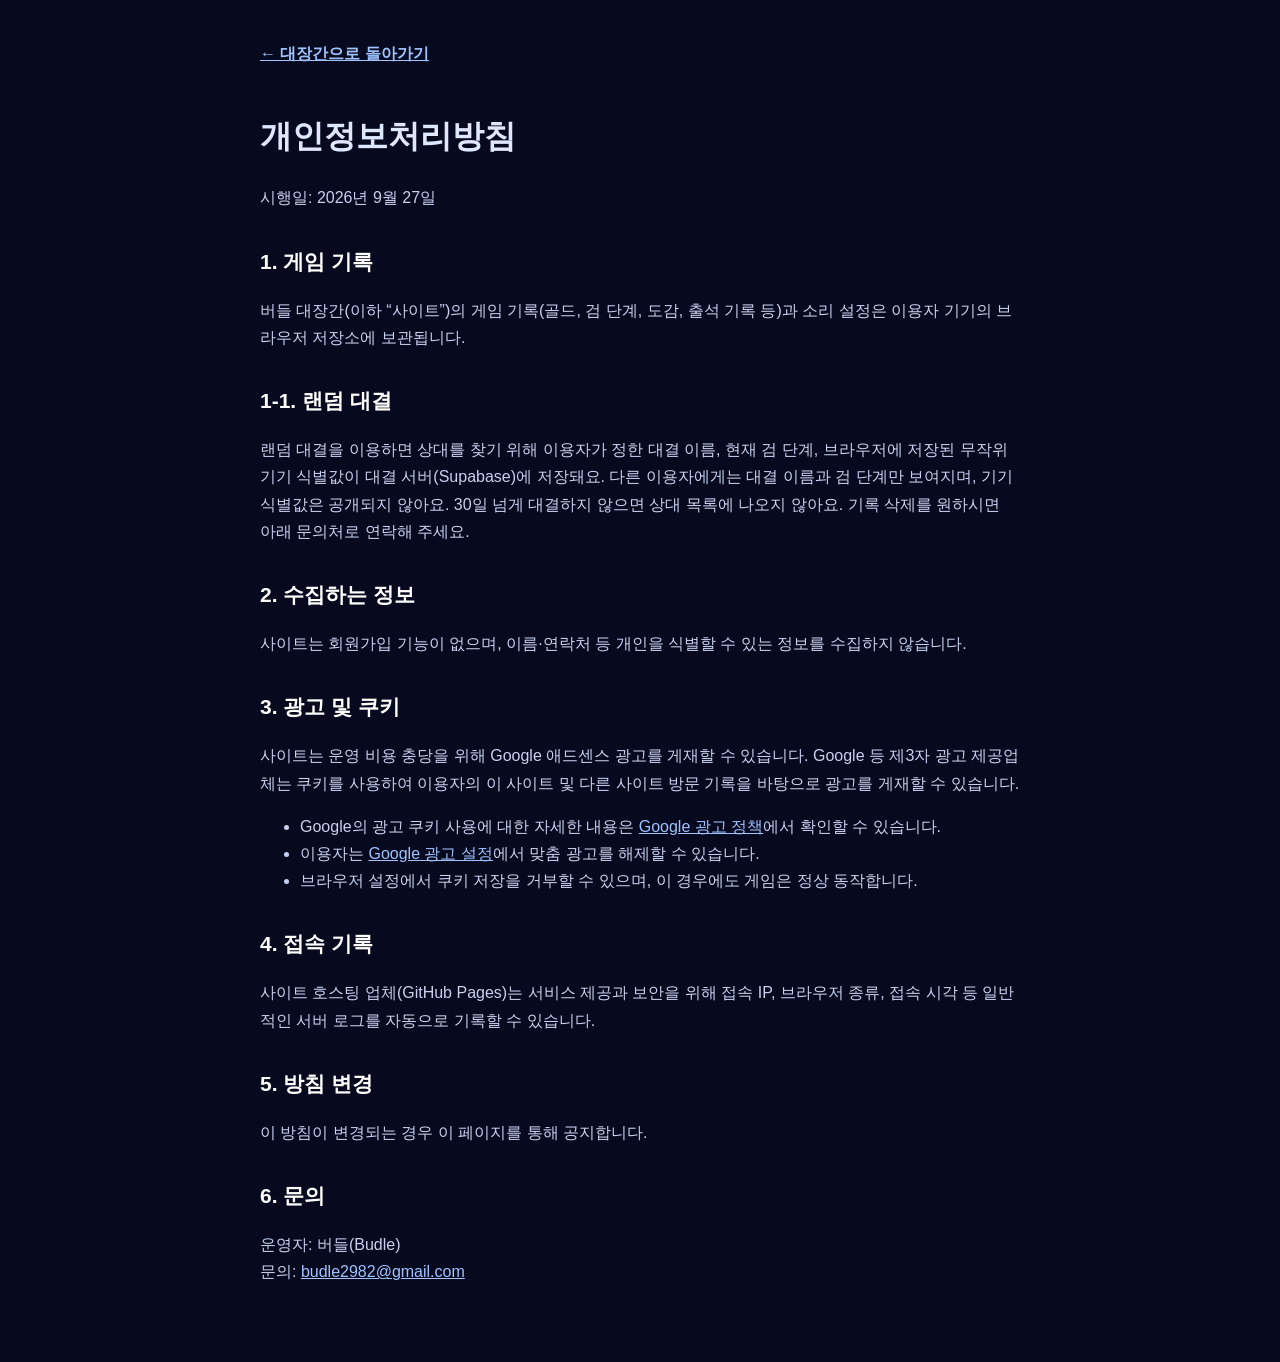
<file: privacy.html>
<!doctype html>
<html lang="ko">
<head>
<meta charset="utf-8">
<meta name="viewport" content="width=device-width, initial-scale=1">
<title>개인정보처리방침 | 버들 대장간</title>
<meta name="description" content="버들 대장간 개인정보처리방침.">
<style>
body{margin:0;background:#070a1f;color:#dfe6ff;font-family:Pretendard,"Malgun Gothic",sans-serif;line-height:1.7}
main{max-width:760px;margin:0 auto;padding:40px 20px 60px}
h1{font-size:32px}h2{font-size:21px;margin-top:32px;color:#fff}
a{color:#9fc3ff}p,li{color:#c9d0ee;font-size:16px}
.back{display:inline-block;margin-bottom:20px;font-weight:700}
</style>
</head>
<body>
<main>
  <a class="back" href="./">← 대장간으로 돌아가기</a>
  <h1>개인정보처리방침</h1>
  <p>시행일: 2026년 9월 27일</p>

  <h2>1. 게임 기록</h2>
  <p>버들 대장간(이하 “사이트”)의 게임 기록(골드, 검 단계, 도감, 출석 기록 등)과 소리 설정은 이용자 기기의 브라우저 저장소에 보관됩니다.</p>

  <h2>1-1. 랜덤 대결</h2>
  <p>랜덤 대결을 이용하면 상대를 찾기 위해 이용자가 정한 대결 이름, 현재 검 단계, 브라우저에 저장된 무작위 기기 식별값이 대결 서버(Supabase)에 저장돼요. 다른 이용자에게는 대결 이름과 검 단계만 보여지며, 기기 식별값은 공개되지 않아요. 30일 넘게 대결하지 않으면 상대 목록에 나오지 않아요. 기록 삭제를 원하시면 아래 문의처로 연락해 주세요.</p>

  <h2>2. 수집하는 정보</h2>
  <p>사이트는 회원가입 기능이 없으며, 이름·연락처 등 개인을 식별할 수 있는 정보를 수집하지 않습니다.</p>

  <h2>3. 광고 및 쿠키</h2>
  <p>사이트는 운영 비용 충당을 위해 Google 애드센스 광고를 게재할 수 있습니다. Google 등 제3자 광고 제공업체는 쿠키를 사용하여 이용자의 이 사이트 및 다른 사이트 방문 기록을 바탕으로 광고를 게재할 수 있습니다.</p>
  <ul>
    <li>Google의 광고 쿠키 사용에 대한 자세한 내용은 <a href="https://policies.google.com/technologies/ads?hl=ko" rel="noopener">Google 광고 정책</a>에서 확인할 수 있습니다.</li>
    <li>이용자는 <a href="https://adssettings.google.com/" rel="noopener">Google 광고 설정</a>에서 맞춤 광고를 해제할 수 있습니다.</li>
    <li>브라우저 설정에서 쿠키 저장을 거부할 수 있으며, 이 경우에도 게임은 정상 동작합니다.</li>
  </ul>

  <h2>4. 접속 기록</h2>
  <p>사이트 호스팅 업체(GitHub Pages)는 서비스 제공과 보안을 위해 접속 IP, 브라우저 종류, 접속 시각 등 일반적인 서버 로그를 자동으로 기록할 수 있습니다.</p>

  <h2>5. 방침 변경</h2>
  <p>이 방침이 변경되는 경우 이 페이지를 통해 공지합니다.</p>

  <h2>6. 문의</h2>
  <p>운영자: 버들(Budle)<br>문의: <a href="mailto:budle2982@gmail.com">budle2982@gmail.com</a></p>
</main>
</body>
</html>
</file>
